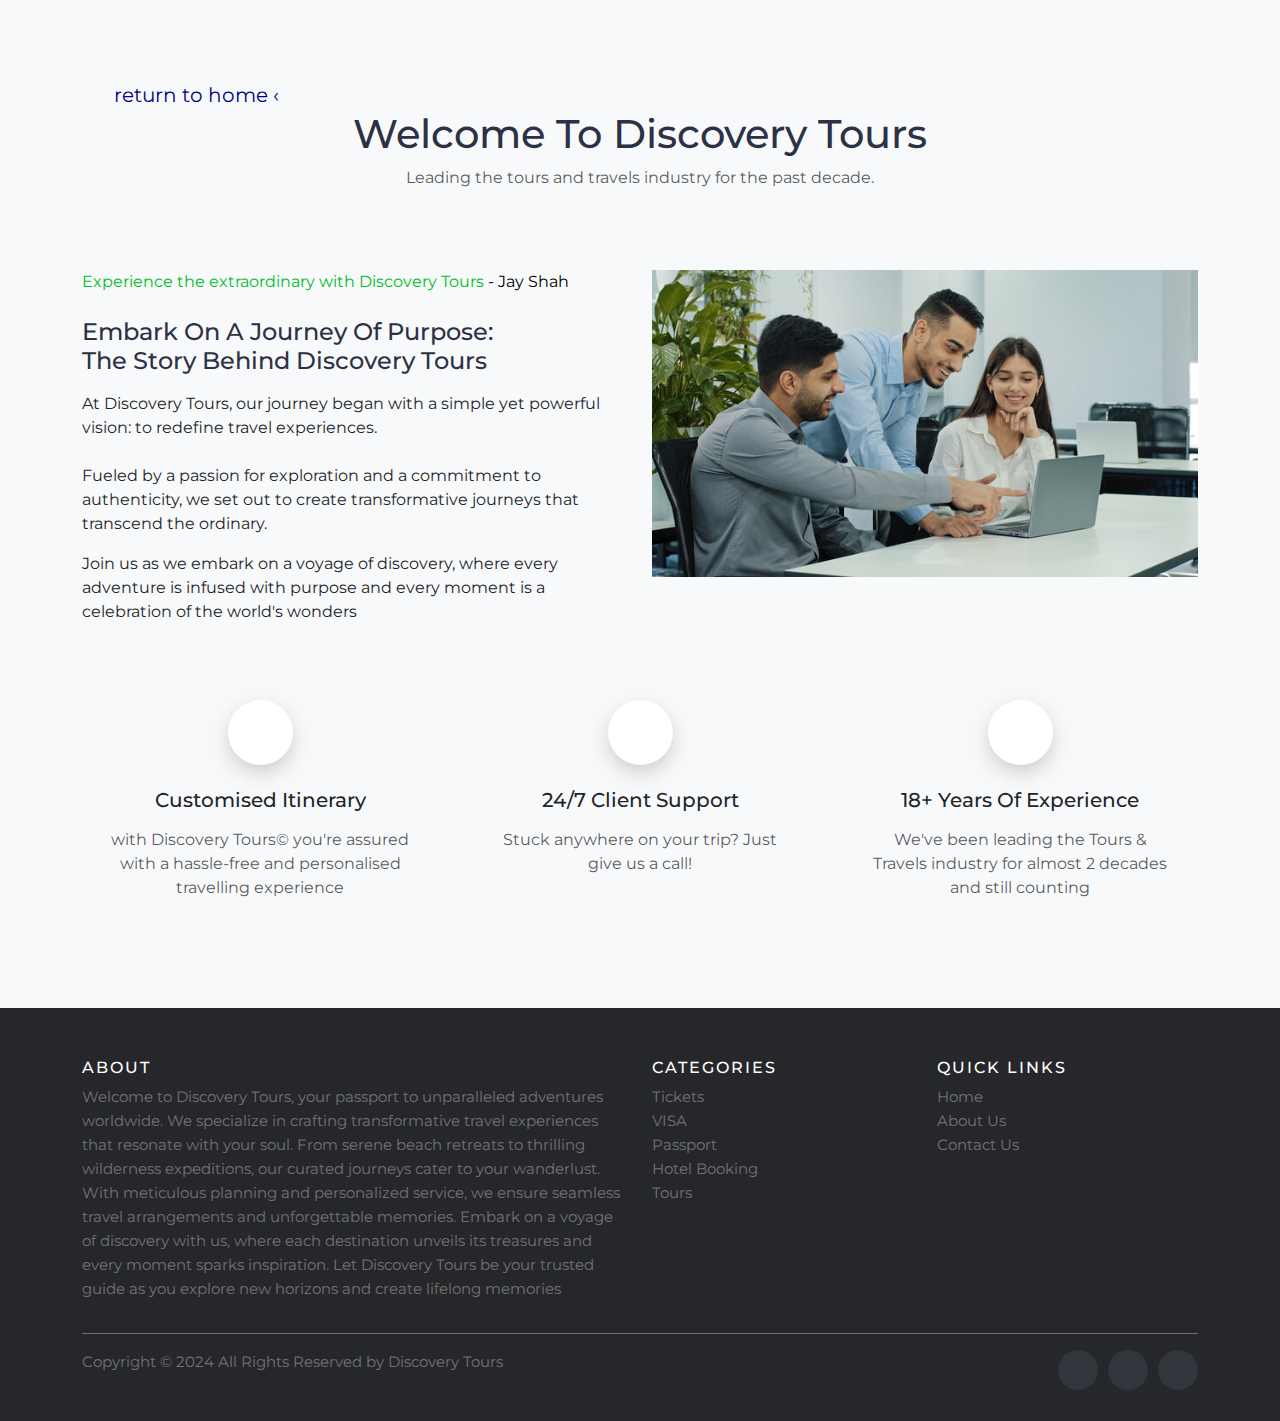
<file: aboutus.html>
<!DOCTYPE html>
<html lang="en">
<head>
    <meta charset="UTF-8">
    <meta name="viewport" content="width=device-width, initial-scale=1.0">

    <title> About Us </title>
    <!-- bs -->
    <link
href="https://cdn.jsdelivr.net/npm/bootstrap@5.3.2/dist/css/bootstrap.min.css" rel="stylesheet">

    <link rel="shortcut icon" href="images/favicon.ico" type="image/x-icon">

    <!-- css -->
    <link rel="stylesheet" href="aboutus.css">
    <!-- fontawesome -->
    <link rel="stylesheet" href="https://cdnjs.cloudflare.com/ajax/libs/font-awesome/6.5.1/css/all.min.css"
    integrity="sha512-DTOQO9RWCH3ppGqcWaEA1BIZOC6xxalwEsw9c2QQeAIftl+Vegovlnee1c9QX4TctnWMn13TZye+giMm8e2LwA=="
    crossorigin="anonymous" referrerpolicy="no-referrer" />

</head>
<body>
    <section class="section_all bg-light" id="about">
        <div class="container">
    <a href="index.html" id="goBack">return to home ‹ </a>

            <div class="row">
                <div class="col-lg-12">
                    <div class="section_title_all text-center">
                        <h1 class="font-weight-bold">Welcome To <span class="text-custom">Discovery Tours</span></h1>
                        <p class="section_subtitle mx-auto text-muted">Leading the tours and travels industry for the past decade.</p>
                        <div class="">
                            <i class=""></i>
                        </div>
                    </div>
                </div>
            </div>

            <div class="row vertical_content_manage mt-5">
                <div class="col-lg-6">
                    <div class="about_header_main mt-3">
                        <div class="about_icon_box">
                            <p class="text_custom font-weight-bold"><i class="fas fa-quote-left" style="color: black;"></i> Experience the extraordinary with Discovery Tours <i class="fas fa-quote-right" style="color: black;"></i> <span style="color: black;">- Jay Shah</span></p>
                        </div>
                        <h4 class="about_heading text-capitalize font-weight-bold mt-4">Embark on a Journey of Purpose: The Story Behind Discovery Tours</h4>
                        <p class="mt-3">At Discovery Tours, our journey began with a simple yet powerful vision: to redefine travel experiences. <br><br>Fueled by a passion for exploration and a commitment to authenticity, we set out to create transformative journeys that transcend the ordinary.</p>

                        <p class="mt-3">Join us as we embark on a voyage of discovery, where every adventure is infused with purpose and every moment is a celebration of the world's wonders</p>
                    </div>
                </div>
                <div class="col-lg-6">
                    <div class="img_about mt-3">
                        <img src="images/aboutUsImg.jpg" alt="" class="img-fluid mx-auto d-block">
                    </div>
                </div>
            </div>

            <div class="row mt-3">
                <div class="col-lg-4">
                    <div class="about_content_box_all mt-3">
                        <div class="about_detail text-center">
                            <div class="about_icon">
                                <i class="fas fa-route"></i>
                            </div>
                            <h5 class="text-dark text-capitalize mt-3 font-weight-bold">Customised Itinerary</h5>
                            <p class="edu_desc mt-3 mb-0 text-muted">with Discovery Tours&copy; you're assured with a hassle-free and personalised travelling experience</p>
                        </div>
                    </div>
                </div>

                <div class="col-lg-4">
                    <div class="about_content_box_all mt-3">
                        <div class="about_detail text-center">
                            <div class="about_icon">
                                <i class="fas fa-user"></i>
                            </div>
                            <h5 class="text-dark text-capitalize mt-3 font-weight-bold">24/7 Client Support</h5>
                            <p class="edu_desc mb-0 mt-3 text-muted">Stuck anywhere on your trip? Just give us a call!</p>
                        </div>
                    </div>
                </div>

                <div class="col-lg-4">
                    <div class="about_content_box_all mt-3">
                        <div class="about_detail text-center">
                            <div class="about_icon">
                                <i class="fas fa-history"></i>
                            </div>
                            <h5 class="text-dark text-capitalize mt-3 font-weight-bold">18+ Years of Experience</h5>
                            <p class="edu_desc mb-0 mt-3 text-muted">We've been leading the Tours & Travels industry for almost 2 decades and still counting</p>
                        </div>
                    </div>
                </div>
            </div>
        </div>
    </section>
    <footer class="site-footer">
        <div class="container">
          <div class="row">
            <div class="col-sm-12 col-md-6">
              <h6>About</h6>
              <p class="text-justify">Welcome to Discovery Tours, your passport to unparalleled adventures worldwide. We specialize in crafting transformative travel experiences that resonate with your soul. From serene beach retreats to thrilling wilderness expeditions, our curated journeys cater to your wanderlust. With meticulous planning and personalized service, we ensure seamless travel arrangements and unforgettable memories. Embark on a voyage of discovery with us, where each destination unveils its treasures and every moment sparks inspiration. Let Discovery Tours be your trusted guide as you explore new horizons and create lifelong memories</p>
            </div>
      
            <div class="col-xs-6 col-md-3">
              <h6>Categories</h6>
              <ul class="footer-links">
                <li><a href="contact.html">Tickets</a></li>
                <li><a href="contact.html">VISA</a></li>
                <li><a href="contact.html">Passport</a></li>
                <li><a href="contact.html">Hotel Booking</a></li>
                <li><a href="packages.html">Tours</a></li>
              </ul>
            </div>
      
            <div class="col-xs-6 col-md-3">
              <h6>Quick Links</h6>
              <ul class="footer-links">
                <li><a href="index.html">Home</a></li>
                <li><a href="aboutus.html">About Us</a></li>
                <li><a href="contact.html">Contact Us</a></li>
              </ul>
            </div>
          </div>
          <hr>
        </div>
        <div class="container">
          <div class="row">
            <div class="col-md-8 col-sm-6 col-xs-12">
              <p class="copyright-text">Copyright &copy; 2024 All Rights Reserved by Discovery Tours
              </p>
            </div>
      
            <div class="col-md-4 col-sm-6 col-xs-12">
              <ul class="social-icons">
                <li><a class="facebook" href="error404.html"><i class="fab fa-facebook"></i></a></li>
                <li><a class="twitter" href="error404.html"><i class="fab fa-twitter"></i></a></li>
                <li><a class="linkedin" href="error404.html"><i class="fab fa-linkedin"></i></a></li>   
              </ul>
            </div>
          </div>
        </div>
      </footer>
</body>

<script src="https://cdn.jsdelivr.net/npm/bootstrap@5.3.2/dist/js/bootstrap.bundle.min.js"></script>
<script src="https://cdn.jsdelivr.net/npm/@popperjs/core@2.11.6/dist/umd/popper.min.js"></script>
</html>
</file>
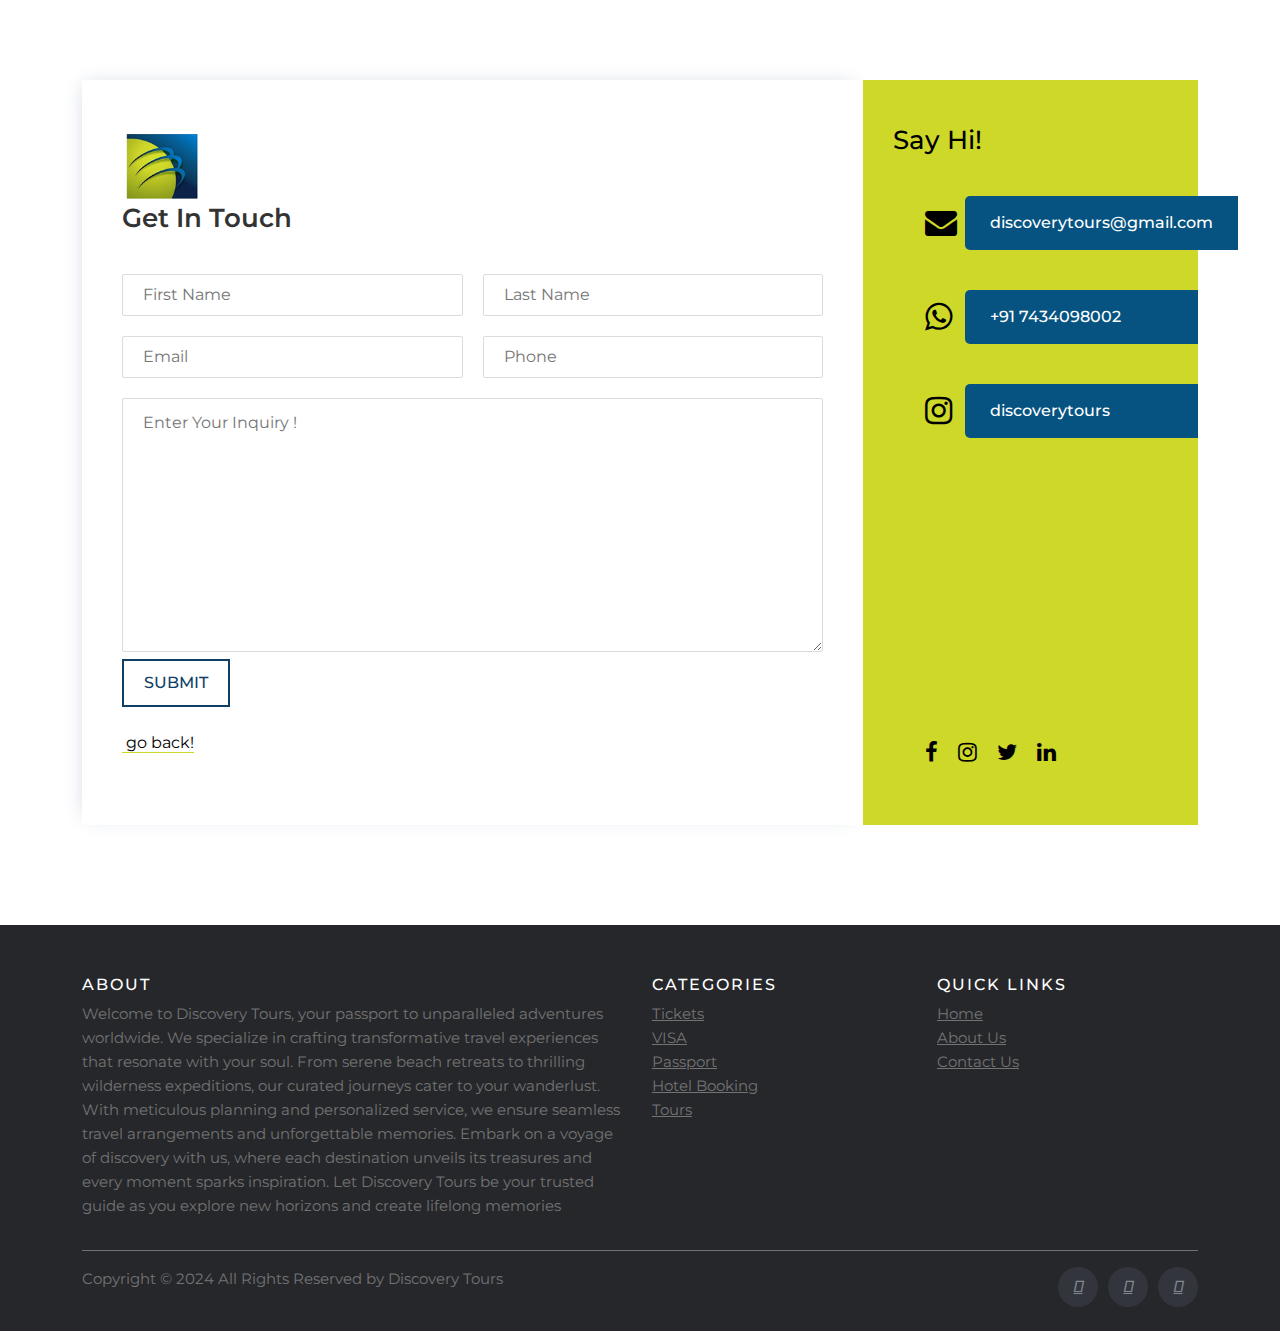
<file: contact.html>
<!DOCTYPE html>
<html lang="en">
<head>
    <meta charset="UTF-8">
    <meta name="viewport" content="width=device-width, initial-scale=1.0">

    <title>Contact Us</title>
    <link rel="shortcut icon" href="images/favicon.ico" type="image/x-icon">
    <!-- css -->
    <link rel="stylesheet" href="contact.css">
<link href="https://cdn.jsdelivr.net/npm/bootstrap@5.3.2/dist/css/bootstrap.min.css" rel="stylesheet">

    <!-- fontawesome -->
    <link rel="stylesheet" href="https://cdnjs.cloudflare.com/ajax/libs/font-awesome/6.5.1/css/all.min.css"
    integrity="sha512-DTOQO9RWCH3ppGqcWaEA1BIZOC6xxalwEsw9c2QQeAIftl+Vegovlnee1c9QX4TctnWMn13TZye+giMm8e2LwA=="
    crossorigin="anonymous" referrerpolicy="no-referrer" />
    <link rel="stylesheet" href="https://cdnjs.cloudflare.com/ajax/libs/font-awesome/4.7.0/css/font-awesome.min.css">
</head>
<body>
  <section class="touch_outer">
    <div class="container">
      <div class="touch_inner grid-70-30">
        <div class="colmun-70 get_form">
          <div class="get_form_inner">
            <div class="get_form_inner_text">
                <a href="index.html"><img style="width: 80px;" src="images/image.png" alt=""></a>
              <h3>Get In Touch</h3>
            </div>
            <form action="#">
              <div class="grid-50-50">
                <input type="text" placeholder="First Name">
                <input type="text" placeholder="Last Name">
                <input type="email" placeholder="Email">
                <input type="tel" placeholder="Phone">
              </div>
              <div class="grid-full">
                <textarea placeholder="Enter Your Inquiry !" cols="30" rows="10"></textarea>
                <input type="submit" value="Submit"><br><br>
                <a style="color: black; text-decoration: none; border-bottom: 1px solid #ced829;" href="index.html">&nbsp;go back!</a>
              </div>
            </form>
          </div>
        </div>
        <div class="colmun-30 get_say_form">
          <h5>Say Hi!</h5>
          <ul class="info_sec">
            <li>
              <i class="fa fa-envelope"></i>
              <a href="mailto:">discoverytours@gmail.com</a>
            </li>
            <li>
              <i class="fa fa-whatsapp"></i>
              <a href="tel:">+91 7434098002</a>
            </li>
            <li>
              <i class="fa fa-instagram"></i>
              <a href="error404.html">discoverytours</a> 
            </li>
          </ul>  
          <ul class="social-icn">
            <li><a href="error404.html"><i class="fa fa-facebook"></i></a></li>
            <li><a href="error404.html"><i class="fa fa-instagram"></i></a></li>
            <li><a href="error404.html"><i class="fa fa-twitter"></i></a></li>
            <li><a href="error404.html"><i class="fa fa-linkedin"></i></a></li>
          </ul>          
        </div>        
      </div>
    </div>
  </section>
  <footer class="site-footer">
    <div class="container">
      <div class="row">
        <div class="col-sm-12 col-md-6">
          <h6>About</h6>
          <p class="text-justify">Welcome to Discovery Tours, your passport to unparalleled adventures worldwide. We specialize in crafting transformative travel experiences that resonate with your soul. From serene beach retreats to thrilling wilderness expeditions, our curated journeys cater to your wanderlust. With meticulous planning and personalized service, we ensure seamless travel arrangements and unforgettable memories. Embark on a voyage of discovery with us, where each destination unveils its treasures and every moment sparks inspiration. Let Discovery Tours be your trusted guide as you explore new horizons and create lifelong memories</p>
        </div>
  
        <div class="col-xs-6 col-md-3">
          <h6>Categories</h6>
          <ul class="footer-links">
            <li><a href="contact.html">Tickets</a></li>
            <li><a href="contact.html">VISA</a></li>
            <li><a href="contact.html">Passport</a></li>
            <li><a href="contact.html">Hotel Booking</a></li>
            <li><a href="packages.html">Tours</a></li>
          </ul>
        </div>
  
        <div class="col-xs-6 col-md-3">
          <h6>Quick Links</h6>
          <ul class="footer-links">
            <li><a href="index.html">Home</a></li>
            <li><a href="aboutus.html">About Us</a></li>
            <li><a href="contact.html">Contact Us</a></li>
          </ul>
        </div>
      </div>
      <hr>
    </div>
    <div class="container">
      <div class="row">
        <div class="col-md-8 col-sm-6 col-xs-12">
          <p class="copyright-text">Copyright &copy; 2024 All Rights Reserved by Discovery Tours
          </p>
        </div>
  
        <div class="col-md-4 col-sm-6 col-xs-12">
          <ul class="social-icons">
            <li><a class="facebook" href="error404.html"><i class="fab fa-facebook"></i></a></li>
            <li><a class="twitter" href="error404.html"><i class="fab fa-twitter"></i></a></li>
            <li><a class="linkedin" href="error404.html"><i class="fab fa-linkedin"></i></a></li>   
          </ul>
        </div>
      </div>
    </div>
  </footer>
</body>
<script src="https://cdn.jsdelivr.net/npm/bootstrap@5.3.2/dist/js/bootstrap.bundle.min.js"></script>

</html>
</file>
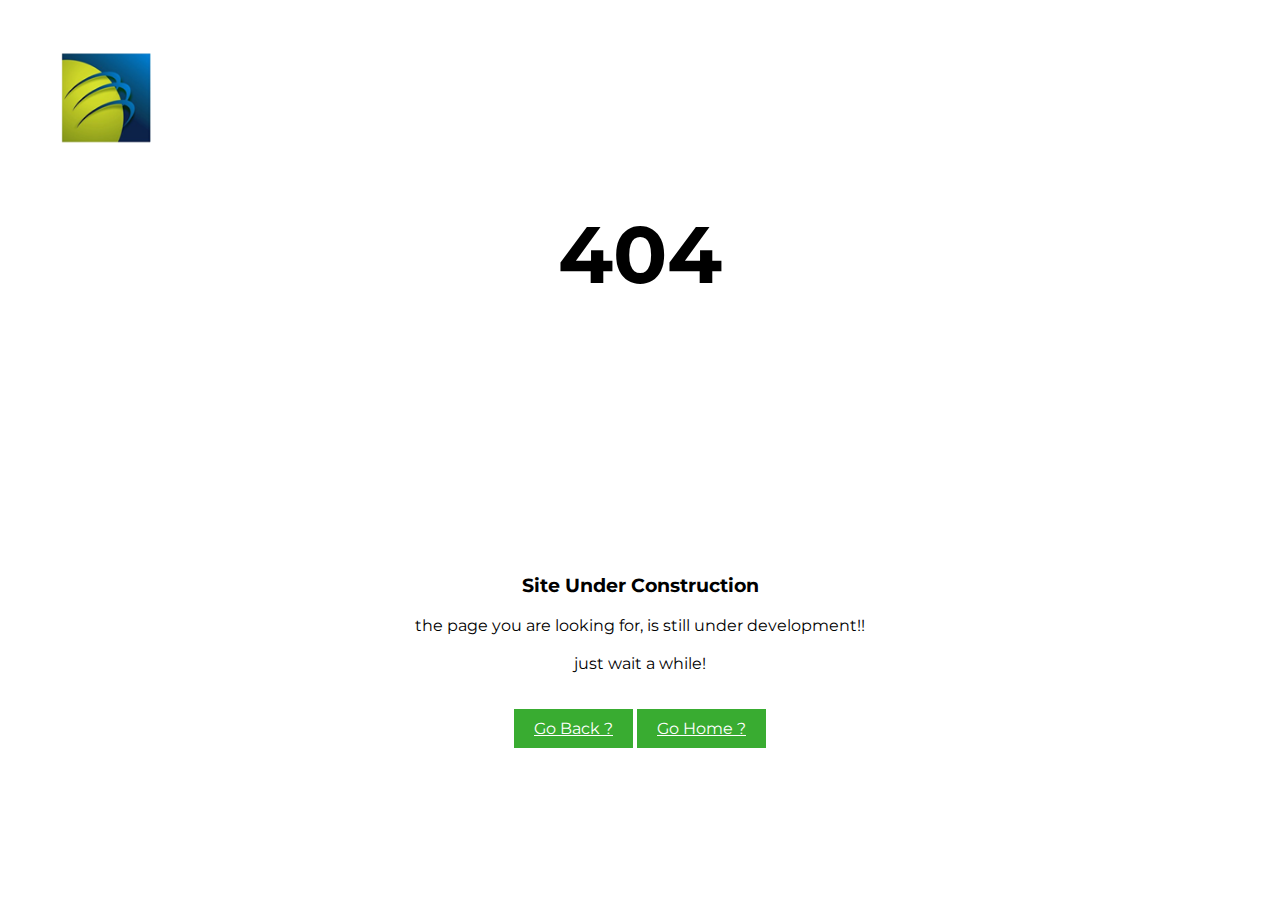
<file: error404.html>
<!DOCTYPE html>
<html lang="en">
<head>
  <meta charset="UTF-8">
  <meta name="viewport" content="width=device-width, initial-scale=1.0">
  <title>error404</title>
  <!-- <link rel="stylesheet" href="style.css"> -->
  <link rel="shortcut icon" href="images/errorJPG.ico" type="image/x-icon">
</head>
<style>
@import url(https://fonts.googleapis.com/css?family=Lato:400,700|Montserrat:400,700);

  *{
    font-family: 'Montserrat';
  }
  .page_404{ padding:40px 0; background:#fff; font-family: 'Arvo', serif;
}

.page_404  img{ width:100%;}

.four_zero_four_bg{
 
 background-image: url(https://cdn.dribbble.com/users/285475/screenshots/2083086/dribbble_1.gif);
    height: 400px;
    background-position: center;
    background-repeat: no-repeat;
 }
 
 
 .four_zero_four_bg h1{
 font-size:80px;
 text-align: center;
 margin-bottom: 10px;
 }
 
  .four_zero_four_bg h2{
			 font-size:80px;
       /* text-align: center; */
			 }
			 
			 .link_404{			 
	color: #fff!important;
    padding: 10px 20px;
    background: #39ac31;
    margin: 20px 0;
    display: inline-block;}
	.contant_box_404 { 
    margin-top:-50px;
    text-align: center;
  }
</style>
<body>
  <section class="page_404">
    <div class="container">
      <a href="index.html"><img style="height: 100px; width: 100px;margin-left: 3rem;" src="images/image.png" alt=""></a>
      <div class="row">	
      <div class="col-sm-12 ">
      <div class="col-sm-10 col-sm-offset-1  text-center">
      <div class="four_zero_four_bg">
        <h1 class="text-center ">404</h1>
      
      
      </div>
      
      <div class="contant_box_404">
      <h3 class="h2">
      Site Under Construction
      </h3>
      
      <p>the page you are looking for, is still under development!! <br><br> just wait a while!</p>
      
      <a href="packages.html" class="link_404">Go Back ?</a>
      <a href="index.html" class="link_404">Go Home ?</a>
    </div>
      </div>
      </div>
      </div>
    </div>
  </section>
</body>
</html>
</file>
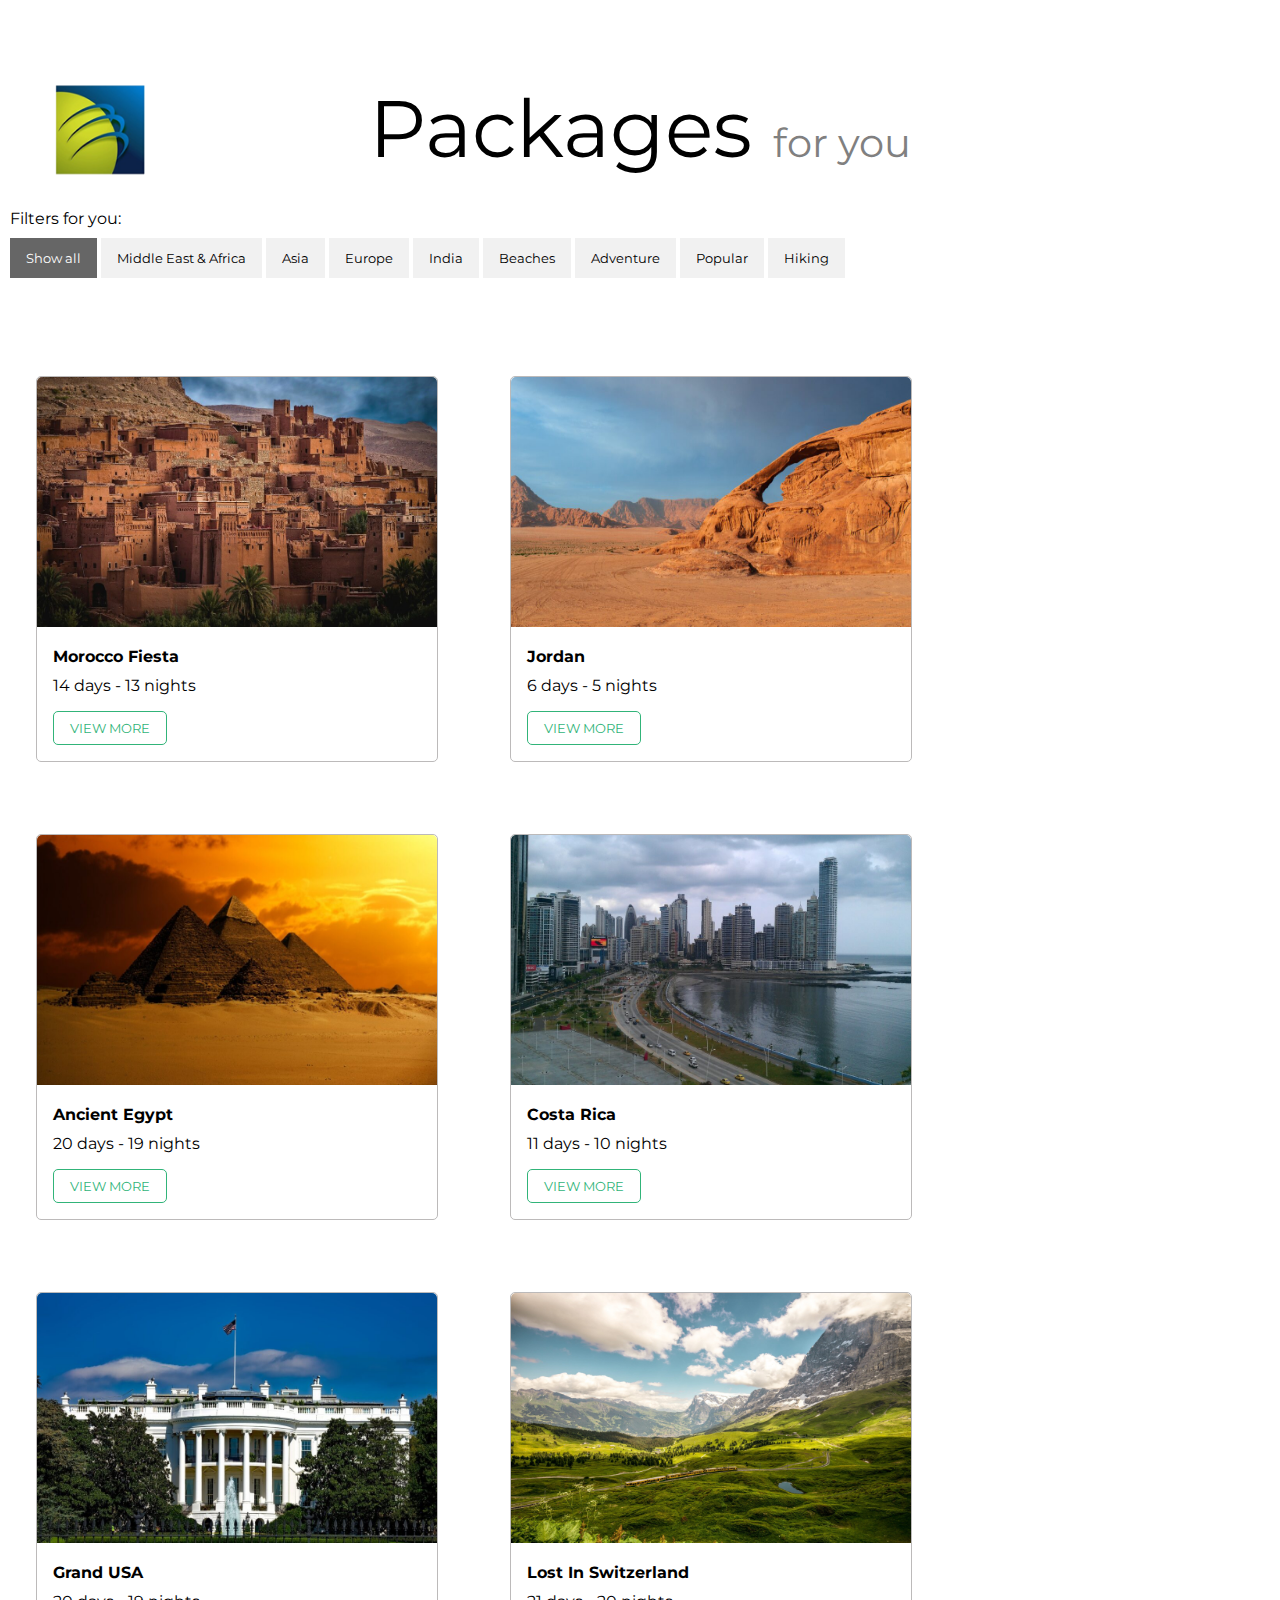
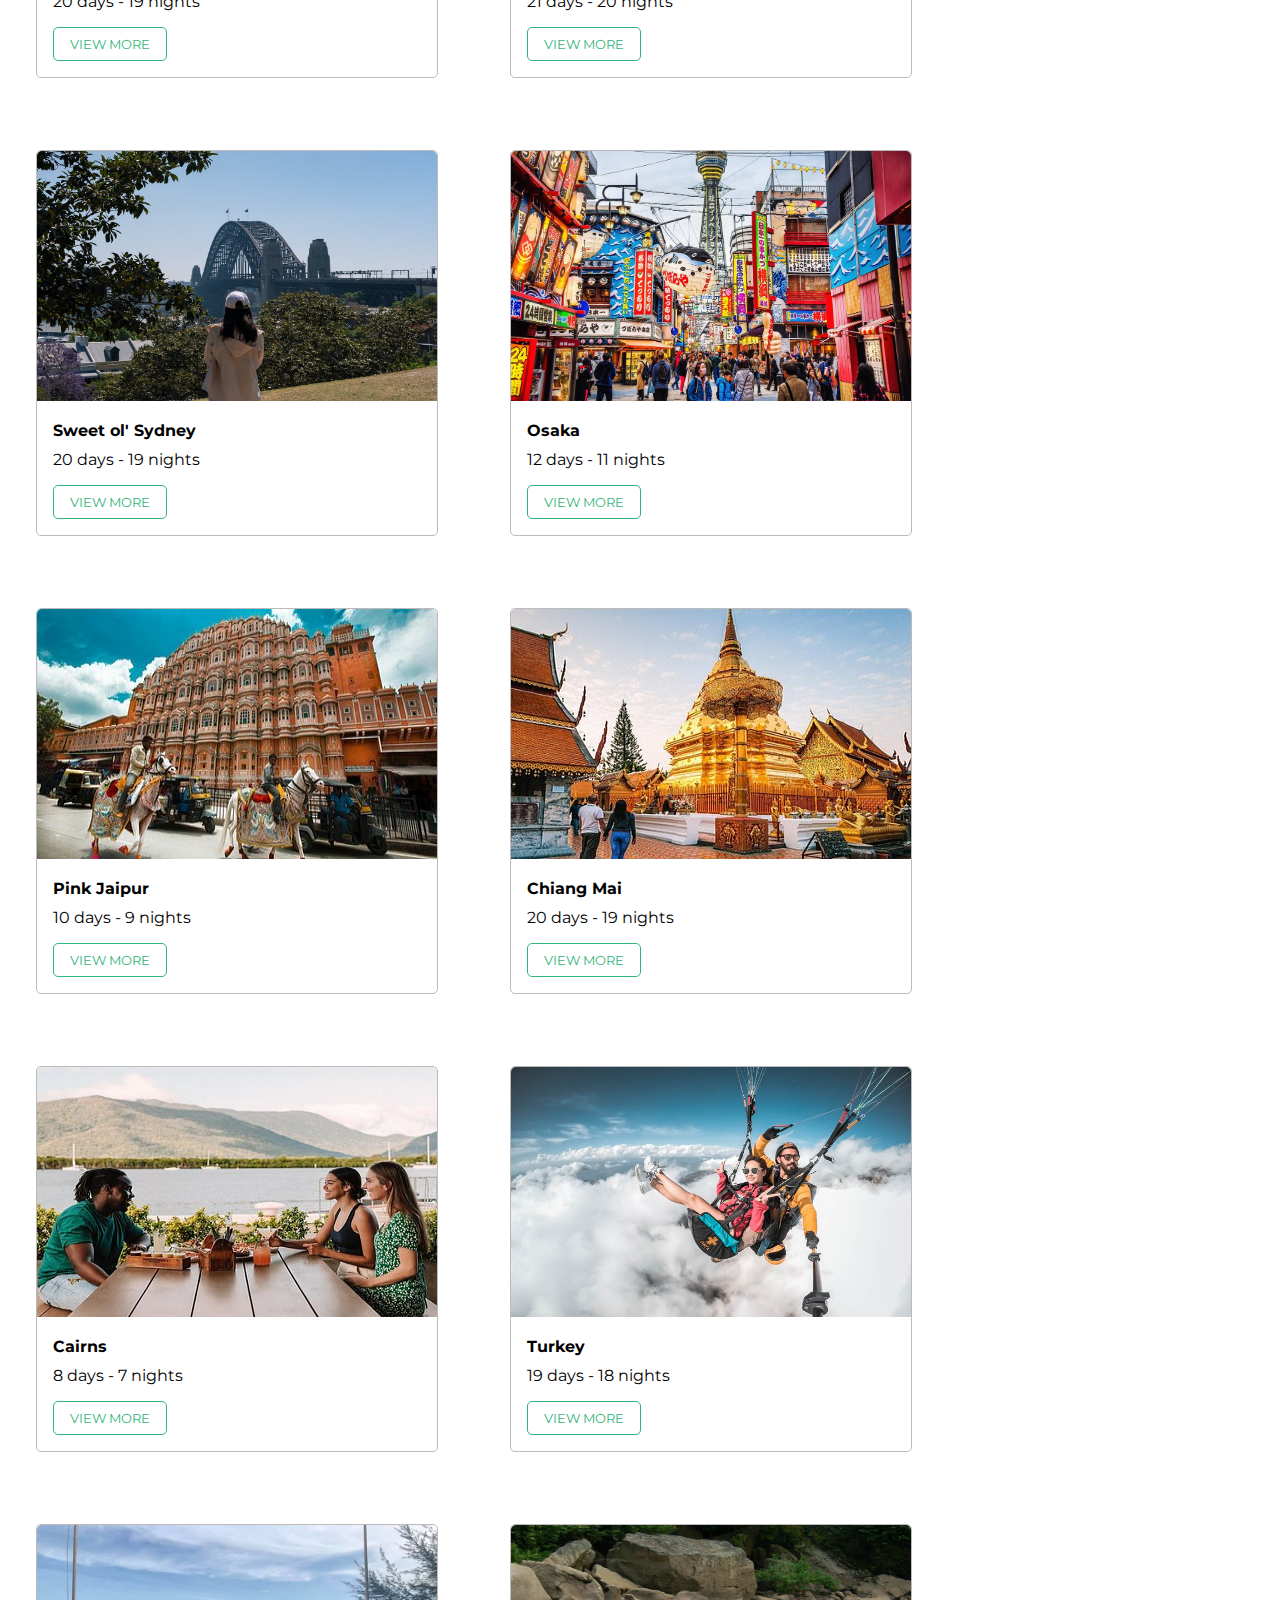
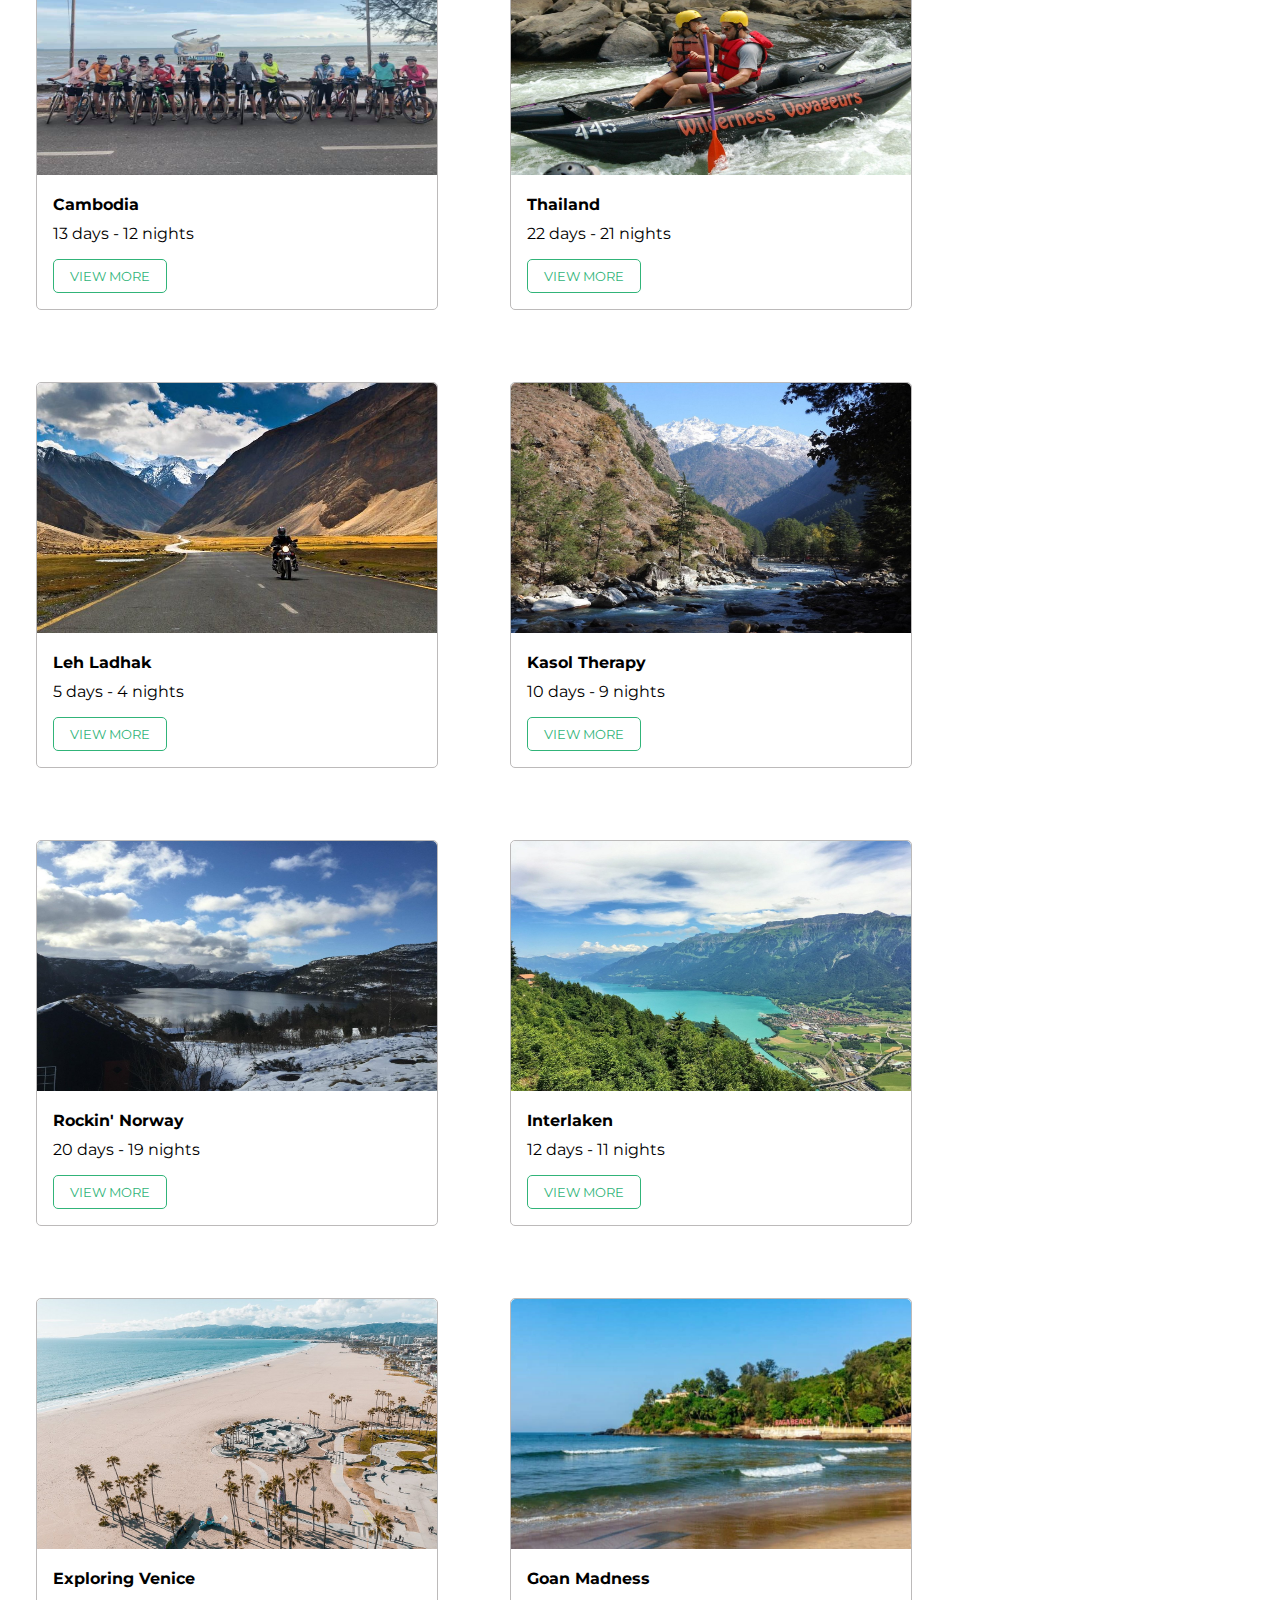
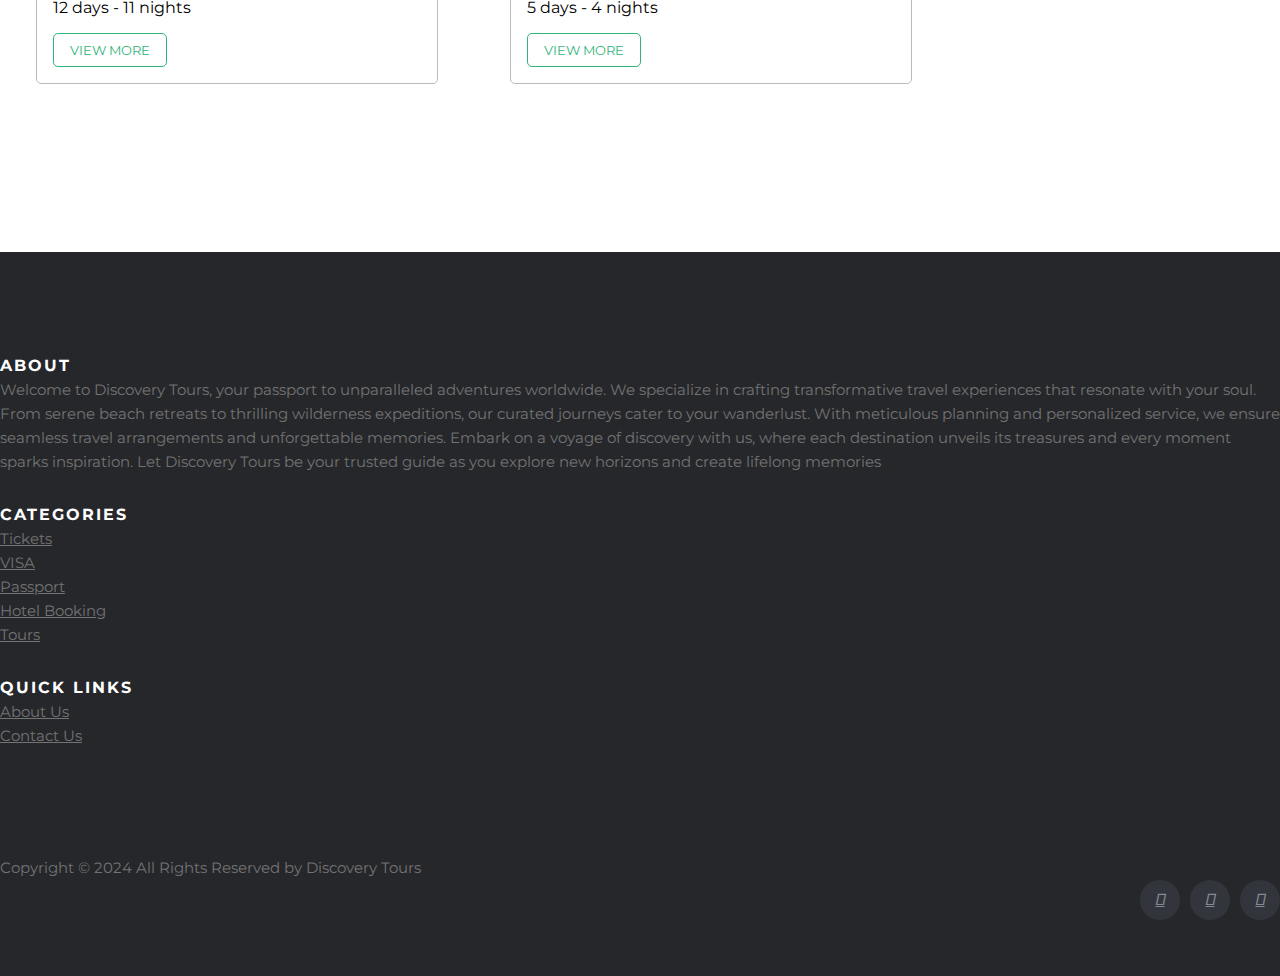
<file: packages.html>
<!DOCTYPE html>
<html lang="en">
<head>
  <meta charset="UTF-8">
  <meta name="viewport" content="width=device-width, initial-scale=1.0">
  <title>Packages</title>
  <link rel="shortcut icon" href="images/favicon.ico" type="image/x-icon">
  <link rel="stylesheet" href="style.css">
  
</head>
<style>

@import url(https://fonts.googleapis.com/css?family=Lato:400,700|Montserrat:400,700);
@import url(https://maxcdn.bootstrapcdn.com/font-awesome/4.6.3/css/font-awesome.min.css);

  *{
    margin: 0;
    padding: 0;
    box-sizing: border-box;
  }

  .h1{
    text-align: center;
    font-size: 80px;
    /* font-family: ; */
    padding-top: 5rem;
    padding-bottom: 2rem;
    span{
      color: gray;
      font-size: 40px;
      position: relative;
    }
    img{
      width: 100px;
      height: 100px;
      position: absolute;
      left: 50px;
    }
  }

  .filterDiv {
    float: left;
    /* background-color: red; */
    color: black;
    /* padding: 2rem; */
    /* border: 1px solid red; */
    margin: 36px;
    display: none;
  }
  
  .show {
    display: block;
    border: 1px solid rgb(188, 186, 186);
    border-radius: 5px;
    box-shadow: none;
    transition: box-shadow 0.2s;
  }

  .show:hover{
    box-shadow: 10px 10px 30px gray;
  }
  
  .container {
    margin-top: 20px;
    overflow: hidden;
    padding: 2rem 0;
  }
  
  /* Style the buttons */

  #myBtnContainer{
    margin: 10px 20px 30px 10px;
  }
  .btn {
    border: none;
    outline: none;
    padding: 12px 16px;
    background-color: #f1f1f1;
    cursor: pointer;
  }
  
  .btn:hover {
    background-color: #ddd;
  }
  
  .btn.active {
    background-color: #666;
    color: white;
  }

  .content{
    padding: 1rem;
    
    h4{
      margin-bottom: 10px;
    }

    button{
      border: 1px solid var(--green);
      padding: 0.5rem 1rem;
      margin-top: 1rem;
      background-color: white;
      border-radius: 5px;
      color: var(--green);
      transition: all 0.3s;
      
    }
    button:hover{
      background-color: var(--green);
      color: white;
    }
  }
  img{
    width: 400px;
    height: 250px;
    border-radius: 5px 5px 0 0;
  }

  /* footer */

  .site-footer
{
  margin-top: 100px;
  background-color:#26272b;
  padding:45px 0 20px;
  font-size:15px;
  line-height:24px;
  color:#737373;
}
.site-footer hr
{
  border-top-color:#bbb;
  opacity:0.5
}
.site-footer hr.small
{
  margin:20px 0
}
.site-footer h6
{
  color:#fff;
  font-size:16px;
  text-transform:uppercase;
  margin-top:5px;
  letter-spacing:2px
}
.site-footer a
{
  color:#737373;
}
.site-footer a:hover
{
  color:#3366cc;
  text-decoration:none;
}
.footer-links
{
  padding-left:0;
  list-style:none
}
.footer-links li
{
  display:block
}
.footer-links a
{
  color:#737373
}
.footer-links a:active,.footer-links a:focus,.footer-links a:hover
{
  color:#3366cc;
  text-decoration:none;
}
.footer-links.inline li
{
  display:inline-block
}
.site-footer .social-icons
{
  text-align:right
}
.site-footer .social-icons a
{
  width:40px;
  height:40px;
  line-height:40px;
  margin-left:6px;
  margin-right:0;
  border-radius:100%;
  background-color:#33353d
}
.copyright-text
{
  margin:0
}

.social-icons
{
  padding-left:0;
  margin-bottom:0;
  list-style:none
}
.social-icons li
{
  display:inline-block;
  margin-bottom:4px
}
.social-icons li.title
{
  margin-right:15px;
  text-transform:uppercase;
  color:#96a2b2;
  font-weight:700;
  font-size:13px
}
.social-icons a{
  background-color:#eceeef;
  color:#818a91;
  font-size:16px;
  display:inline-block;
  line-height:44px;
  width:44px;
  height:44px;
  text-align:center;
  margin-right:8px;
  border-radius:100%;
  -webkit-transition:all .2s linear;
  -o-transition:all .2s linear;
  transition:all .2s linear
}
.social-icons a:active,.social-icons a:focus,.social-icons a:hover
{
  color:#fff;
  background-color:#29aafe
}
.social-icons.size-sm a
{
  line-height:34px;
  height:34px;
  width:34px;
  font-size:14px
}
.social-icons a.facebook:hover
{
  background-color:#3b5998
}
.social-icons a.twitter:hover
{
  background-color:#00aced
}
.social-icons a.linkedin:hover
{
  background-color:#007bb6
}

  </style>
  <body>
  
  
  <section>
    <div class="h1">
      <a href="index.html"><img src="images/image.png" alt=""></a>
      Packages <span>for you</span>
    </div>
  </section>
  <span style="margin-left: 10px;">Filters for you:</span>
  <div id="myBtnContainer">
    <button class="btn active" onclick="filterSelection('all')"> Show all</button>
    <button class="btn" onclick="filterSelection('mid')">Middle East & Africa</button>
    <button class="btn" onclick="filterSelection('asia')">Asia</button>
    <button class="btn" onclick="filterSelection('europe')">Europe</button>
    <button class="btn" onclick="filterSelection('india')">India</button>
    <button class="btn" onclick="filterSelection('beach')">Beaches</button>
    <button class="btn" onclick="filterSelection('adventure')">Adventure</button>
    <button class="btn" onclick="filterSelection('popular')">Popular</button>
    <button class="btn" onclick="filterSelection('hiking')">Hiking</button>
  </div>
  
  <div class="container">
    <div class="filterDiv mid popular">
      <div class="child">
      <img src="images/packages/pack01Morocco.jpg" alt="">
      <div class="content">
        <h4>Morocco Fiesta</h4>
        <div>14 days - 13 nights</div>
        <a href="error404.html"><button>VIEW MORE</button></a>
      </div>
    </div>
  </div>


    <div class="filterDiv mid"><div class="child">
      <img src="images/packages/pack02Jordan.jpg" alt="">
      <div class="content">
        <h4>Jordan</h4>
        <div>6 days - 5 nights</div>
         <a href="error404.html"><button>VIEW MORE</button></a>
      </div>
    </div>
  </div>

    <div class="filterDiv mid popular">
      <div class="child">
      <img src="images/packages/pack03Egypt.jpg" alt="">
      <div class="content">
        <h4>Ancient Egypt</h4>
        <div>20 days - 19 nights</div>
         <a href="error404.html"><button>VIEW MORE</button></a>
        </div>
      </div>
    </div>


    <div class="filterDiv beach">
      <div class="child">
        <img src="images/packages/pack04CostaRica.jpg" alt="">
        <div class="content">
          <h4>Costa Rica</h4>
          <div>11 days - 10 nights</div>
           <a href="error404.html"><button>VIEW MORE</button></a>
          </div>
        </div>
    </div>   
    
    
    <div class="filterDiv popular">
      <div class="child">
        <img src="images/packages/pack05USA.jpg" alt="">
        <div class="content">
          <h4>Grand USA</h4>
          <div>20 days - 19 nights</div>
           <a href="error404.html"><button>VIEW MORE</button></a>
          </div>
        </div>
    </div>

    <div class="filterDiv europe hiking popular">
      <div class="child">
        <img src="images/packages/pack06Switzerland.jpg" alt="">
        <div class="content">
          <h4>Lost In Switzerland</h4>
          <div>21 days - 20 nights</div>
           <a href="error404.html"><button>VIEW MORE</button></a>
          </div>
        </div>
    </div>

    <div class="filterDiv popular">
      <div class="child">
        <img src="images/packages/pack07Sydney.jpg" alt="">
        <div class="content">
          <h4>Sweet ol' Sydney</h4>
          <div>20 days - 19 nights</div>
           <a href="error404.html"><button>VIEW MORE</button></a>
          </div>
        </div>
    </div>

    <div class="filterDiv asia popular">
      <div class="child">
        <img src="images/packages/pack08Osaka.jpg" alt="">
        <div class="content">
          <h4>Osaka</h4>
          <div>12 days - 11 nights</div>
           <a href="error404.html"><button>VIEW MORE</button></a>
          </div>
        </div>
    </div>

    <div class="filterDiv popular india">
      <div class="child">
        <img src="images/packages/pack09Jaipur.jpg" alt="">
        <div class="content">
          <h4>Pink Jaipur</h4>
          <div>10 days - 9 nights</div>
           <a href="error404.html"><button>VIEW MORE</button></a>
          </div>
        </div>
    </div>

    <div class="filterDiv asia">
      <div class="child">
        <img src="images/packages/pack10ChiangMai.jpg" alt="">
        <div class="content">
          <h4>Chiang Mai</h4>
          <div>20 days - 19 nights</div>
           <a href="error404.html"><button>VIEW MORE</button></a>
          </div>
        </div>
    </div>

    <div class="filterDiv beach popular">
      <div class="child">
        <img src="images/packages/pack11Cairns.jpg" alt="">
        <div class="content">
          <h4>Cairns</h4>
          <div>8 days - 7 nights</div>
           <a href="error404.html"><button>VIEW MORE</button></a>
          </div>
        </div>
    </div>

    <div class="filterDiv adventure europe">
      <div class="child">
        <img src="images/packages/pack12paraglidingTurkey.jpg" alt="">
        <div class="content">
          <h4>Turkey</h4>
          <div>19 days - 18 nights</div>
           <a href="error404.html"><button>VIEW MORE</button></a>
          </div>
        </div>
    </div>

    <div class="filterDiv adventure">
      <div class="child">
        <img src="images/packages/pack13cyclingCambodia.jpg" alt="">
        <div class="content">
          <h4>Cambodia</h4>
          <div>13 days - 12 nights</div>
           <a href="error404.html"><button>VIEW MORE</button></a>
          </div>
        </div>
    </div>

    <div class="filterDiv asia adventure popular">
      <div class="child">
        <img src="images/packages/pack14kayakingThailand.jpg" alt="">
        <div class="content">
          <h4>Thailand</h4>
          <div>22 days - 21 nights</div>
           <a href="error404.html"><button>VIEW MORE</button></a>
          </div>
        </div>
    </div>

    <div class="filterDiv india adventure popular">
      <div class="child">
        <img src="images/packages/pack15LehLadakBikeTrip.jpg" alt="">
        <div class="content">
          <h4>Leh Ladhak</h4>
          <div>5 days - 4 nights</div>
           <a href="error404.html"><button>VIEW MORE</button></a>
          </div>
        </div>
    </div>

    <div class="filterDiv india hiking">
      <div class="child">
        <img src="images/packages/pack16Kasol.jpg" alt="">
        <div class="content">
          <h4>Kasol Therapy</h4>
          <div>10 days - 9 nights</div>
           <a href="error404.html"><button>VIEW MORE</button></a>
          </div>
        </div>
    </div>

    <div class="filterDiv europe hiking">
      <div class="child">
        <img src="images/packages/pack17PulpitRockNorway.jpg" alt="">
        <div class="content">
          <h4>Rockin' Norway</h4>
          <div>20 days - 19 nights</div>
           <a href="error404.html"><button>VIEW MORE</button></a>
          </div>
        </div>
    </div>

    <div class="filterDiv europe hiking">
      <div class="child">
        <img src="images/packages/pack18HarderKulm.jpg" alt="">
        <div class="content">
          <h4>Interlaken</h4>
          <div>12 days - 11 nights</div>
           <a href="error404.html"><button>VIEW MORE</button></a>
          </div>
        </div>
    </div>

    <div class="filterDiv beach europe popular">
      <div class="child">
        <img src="images/packages/pack19VeniceBeach.jpg" alt="">
        <div class="content">
          <h4>Exploring Venice</h4>
          <div>12 days - 11 nights</div>
           <a href="error404.html"><button>VIEW MORE</button></a>
          </div>
        </div>
    </div>

    <div class="filterDiv india beach popular">
      <div class="child">
        <img src="images/packages/pack20GoaBeach.jpg" alt="">
        <div class="content">
          <h4>Goan Madness</h4>
          <div>5 days - 4 nights</div>
           <a href="error404.html"><button>VIEW MORE</button></a>
          </div>
        </div>
    </div>
  </div>
  <footer class="site-footer">
    <div class="container">
      <div class="row">
        <div class="col-sm-12 col-md-6">
          <h6>About</h6>
          <p class="text-justify">Welcome to Discovery Tours, your passport to unparalleled adventures worldwide. We specialize in crafting transformative travel experiences that resonate with your soul. From serene beach retreats to thrilling wilderness expeditions, our curated journeys cater to your wanderlust. With meticulous planning and personalized service, we ensure seamless travel arrangements and unforgettable memories. Embark on a voyage of discovery with us, where each destination unveils its treasures and every moment sparks inspiration. Let Discovery Tours be your trusted guide as you explore new horizons and create lifelong memories</p>
        </div><br>
  
        <div class="col-xs-6 col-md-3">
          <h6>Categories</h6>
          <ul class="footer-links">
            <li><a href="contact.html">Tickets</a></li>
            <li><a href="contact.html">VISA</a></li>
            <li><a href="contact.html">Passport</a></li>
            <li><a href="contact.html">Hotel Booking</a></li>
            <li><a href="packages.html">Tours</a></li>
          </ul>
        </div><br>
  
        <div class="col-xs-6 col-md-3">
          <h6>Quick Links</h6>
          <ul class="footer-links">
            <li><a href="aboutus.html">About Us</a></li>
            <li><a href="contact.html">Contact Us</a></li>
          </ul>
        </div><br>
      </div>
      
    </div>
    <div class="container">
      <div class="row">
        <div class="col-md-8 col-sm-6 col-xs-12">
          <p class="copyright-text">Copyright &copy; 2024 All Rights Reserved by Discovery Tours
          </p>
        </div>
  
        <div class="col-md-4 col-sm-6 col-xs-12">
          <ul class="social-icons">
            <li><a class="facebook" href="error404.html"><i class="fab fa-facebook"></i></a></li>
            <li><a class="twitter" href="error404.html"><i class="fab fa-twitter"></i></a></li>
            <li><a class="linkedin" href="error404.html"><i class="fab fa-linkedin"></i></a></li>   
          </ul>
        </div>
      </div>
    </div>
  </footer>
  </body>
  <script>
  filterSelection("all")
  function filterSelection(c) {
    var x, i;
    x = document.getElementsByClassName("filterDiv");
    if (c == "all") c = "";
    for (i = 0; i < x.length; i++) {
      w3RemoveClass(x[i], "show");
      if (x[i].className.indexOf(c) > -1) w3AddClass(x[i], "show");
    }
  }
  
  function w3AddClass(element, name) {
    var i, arr1, arr2;
    arr1 = element.className.split(" ");
    arr2 = name.split(" ");
    for (i = 0; i < arr2.length; i++) {
      if (arr1.indexOf(arr2[i]) == -1) {element.className += " " + arr2[i];}
    }
  }
  
  function w3RemoveClass(element, name) {
    var i, arr1, arr2;
    arr1 = element.className.split(" ");
    arr2 = name.split(" ");
    for (i = 0; i < arr2.length; i++) {
      while (arr1.indexOf(arr2[i]) > -1) {
        arr1.splice(arr1.indexOf(arr2[i]), 1);     
      }
    }
    element.className = arr1.join(" ");
  }
  
  // Add active class to the current button (highlight it)
  var btnContainer = document.getElementById("myBtnContainer");
  var btns = btnContainer.getElementsByClassName("btn");
  for (var i = 0; i < btns.length; i++) {
    btns[i].addEventListener("click", function(){
      var current = document.getElementsByClassName("active");
      current[0].className = current[0].className.replace(" active", "");
      this.className += " active";
    });
  }
  </script>
  
</html>
</file>
<file: aboutus.css>
@import url('https://fonts.googleapis.com/css2?family=Montserrat:ital,wght@0,100..900;1,100..900&display=swap');
*{
    font-family: 'Montserrat';
}

#goBack{
    font-size: 20px;
    color: darkblue;
    /* border: 1px solid rgb(165, 165, 165); */
    padding: 1rem 2rem;
    border-radius: 10px;
    transition: color 0.5s ease;
}
#goBack:hover{
    color: black;
}

h1, h2, h3, h4, h5, h6 {
    color: #2c3145;
}
a, a:hover, a:focus, a:active {
    text-decoration: none;
    outline: none;
}
ul {
    margin: 0;
    padding: 0;
    list-style: none;
}

.section_all {
    position: relative;
    padding-top: 80px;
    padding-bottom: 80px;
    min-height: 100vh;
}
.section-title {
    font-weight: 700;
    text-transform: capitalize;
    letter-spacing: 1px;
}

.section-subtitle {
    letter-spacing: 0.4px;
    line-height: 28px;
    max-width: 550px;
}

.section-title-border {
    background-color: #000;
    height: 1 3px;
    width: 44px;
}

.section-title-border-white {
    background-color: #fff;
    height: 2px;
    width: 100px;
}
.text_custom {
    color: #00bd2a;
}

.about_icon i {
    font-size: 22px;
    height: 65px;
    width: 65px;
    line-height: 65px;
    display: inline-block;
    background: #fff;
    border-radius: 35px;
    color: #00bd2a;
    box-shadow: 0 8px 20px -2px rgba(158, 152, 153, 0.5);
}

.about_header_main .about_heading {
    max-width: 450px;
    font-size: 24px;
}

.about_icon span {
    position: relative;
    top: -10px;
}

.about_content_box_all {
    padding: 28px;
}

.site-footer
{
  background-color:#26272b;
  padding:45px 0 20px;
  font-size:15px;
  line-height:24px;
  color:#737373;
}
.site-footer hr
{
  border-top-color:#bbb;
  opacity:0.5
}
.site-footer hr.small
{
  margin:20px 0
}
.site-footer h6
{
  color:#fff;
  font-size:16px;
  text-transform:uppercase;
  margin-top:5px;
  letter-spacing:2px
}
.site-footer a
{
  color:#737373;
}
.site-footer a:hover
{
  color:#3366cc;
  text-decoration:none;
}
.footer-links
{
  padding-left:0;
  list-style:none
}
.footer-links li
{
  display:block
}
.footer-links a
{
  color:#737373
}
.footer-links a:active,.footer-links a:focus,.footer-links a:hover
{
  color:#3366cc;
  text-decoration:none;
}
.footer-links.inline li
{
  display:inline-block
}
.site-footer .social-icons
{
  text-align:right
}
.site-footer .social-icons a
{
  width:40px;
  height:40px;
  line-height:40px;
  margin-left:6px;
  margin-right:0;
  border-radius:100%;
  background-color:#33353d
}
.copyright-text
{
  margin:0
}

.social-icons
{
  padding-left:0;
  margin-bottom:0;
  list-style:none
}
.social-icons li
{
  display:inline-block;
  margin-bottom:4px
}
.social-icons li.title
{
  margin-right:15px;
  text-transform:uppercase;
  color:#96a2b2;
  font-weight:700;
  font-size:13px
}
.social-icons a{
  background-color:#eceeef;
  color:#818a91;
  font-size:16px;
  display:inline-block;
  line-height:44px;
  width:44px;
  height:44px;
  text-align:center;
  margin-right:8px;
  border-radius:100%;
  -webkit-transition:all .2s linear;
  -o-transition:all .2s linear;
  transition:all .2s linear
}
.social-icons a:active,.social-icons a:focus,.social-icons a:hover
{
  color:#fff;
  background-color:#29aafe
}
.social-icons.size-sm a
{
  line-height:34px;
  height:34px;
  width:34px;
  font-size:14px
}
.social-icons a.facebook:hover
{
  background-color:#3b5998
}
.social-icons a.twitter:hover
{
  background-color:#00aced
}
.social-icons a.linkedin:hover
{
  background-color:#007bb6
}
</file>
<file: contact.css>
@import url('https://fonts.googleapis.com/css2?family=Montserrat:ital,wght@0,100..900;1,100..900&display=swap');



* {
    padding: 0;
    margin: 0;
    box-sizing: border-box;
    font-family: 'Montserrat', sans-serif;
  }
  body {
    background: #f2f4f6;
  }
  .touch_outer {
    margin-top: 80px;
  }
  .container {
    width: 95%;
    max-width: 1140px;
    margin: auto;
  }
  .grid-70-30 {
    display: grid;
    grid-template-columns: 70% 30%;
  }
  .get_form_inner {
    display: block;
    padding: 50px 40px;
    background: #fff;
    box-shadow: -4px -2px 20px -7px #cfd5df;
  }
  input[type="text"], input[type="text"], input[type="email"], input[type="tel"] {
    border: 1px solid #dbdbdb;
    border-radius: 2px;
    color: #333;
    height: 42px;
    padding: 0 0 0 20px;
    width: 100%;
    outline: 0;
  }
  .grid-50-50 {
    display: grid;
    grid-template-columns: 1fr 1fr;
    grid-gap: 20px;
  }
  .grid-full {
    margin: 20px 0;
  }
  textarea {
    border: 1px solid #dbdbdb;
    border-radius: 2px;
    color: #333;
    padding: 12px 0 0 20px;
    width: 100%;
    outline: 0;
    margin-bottom: 20px;
  }
  .get_form_inner_text h3 {
    color: #333;
    font-size: 26px;
    font-weight: 600;
    margin-bottom: 40px;
  }
  input[type="submit"] {
    display: inline-block;
    font-size: 16px;
    text-transform: uppercase;
    background: transparent;
    border: 2px solid;
    font-weight: 500;
    padding: 10px 20px;
    outline: 0;
    cursor: pointer;
    color: #103e65;
    transition: all 0.3s;
  }
  input[type="submit"]:hover {
    background-color: #f85508;
    border-color: #f85508;
    color: #fff;
  }
  .get_say_form {
    display: inline-block;
    padding: 45px 0 25px 30px;
    background: #ced829;
    position: relative;
    color: black;
  }
  .get_say_form h5 {
    color: black;
    font-size: 26px;
    margin: 0 0 40px;
  }
  ul {
    list-style: none;
    padding: 0;
    margin: 0;
  }
  .social-icn {
    display: flex;
    position: absolute;
    bottom: 40px;
  }
  .social-icn a {
    font-size: 22px;
    color: black;
    padding: 0 20px 0 0;
  }
  .info_sec i {
    color: black;
    font-size: 32px;
  }
  .info_sec > li {
    display: grid;
    grid-template-columns: 40px auto;
    align-items: center;
    margin-bottom: 40px;
  }
  .info_sec > li a {
    width: 100%;
    display: block;
    padding: 15px 25px;
    color: #fff;
    font-size: 16px;
    text-decoration: unset;
    font-weight: 500;
    background: #065381;
    border-radius: 5px 0 0 5px;
    transition: all 0.3s;
    
  }
  .info_sec > li a:hover {
    background-color: #f85508;
  }

  .site-footer
{
  margin-top: 100px;
  background-color:#26272b;
  padding:45px 0 20px;
  font-size:15px;
  line-height:24px;
  color:#737373;
}
.site-footer hr
{
  border-top-color:#bbb;
  opacity:0.5
}
.site-footer hr.small
{
  margin:20px 0
}
.site-footer h6
{
  color:#fff;
  font-size:16px;
  text-transform:uppercase;
  margin-top:5px;
  letter-spacing:2px
}
.site-footer a
{
  color:#737373;
}
.site-footer a:hover
{
  color:#3366cc;
  text-decoration:none;
}
.footer-links
{
  padding-left:0;
  list-style:none
}
.footer-links li
{
  display:block
}
.footer-links a
{
  color:#737373
}
.footer-links a:active,.footer-links a:focus,.footer-links a:hover
{
  color:#3366cc;
  text-decoration:none;
}
.footer-links.inline li
{
  display:inline-block
}
.site-footer .social-icons
{
  text-align:right
}
.site-footer .social-icons a
{
  width:40px;
  height:40px;
  line-height:40px;
  margin-left:6px;
  margin-right:0;
  border-radius:100%;
  background-color:#33353d
}
.copyright-text
{
  margin:0
}

.social-icons
{
  padding-left:0;
  margin-bottom:0;
  list-style:none
}
.social-icons li
{
  display:inline-block;
  margin-bottom:4px
}
.social-icons li.title
{
  margin-right:15px;
  text-transform:uppercase;
  color:#96a2b2;
  font-weight:700;
  font-size:13px
}
.social-icons a{
  background-color:#eceeef;
  color:#818a91;
  font-size:16px;
  display:inline-block;
  line-height:44px;
  width:44px;
  height:44px;
  text-align:center;
  margin-right:8px;
  border-radius:100%;
  -webkit-transition:all .2s linear;
  -o-transition:all .2s linear;
  transition:all .2s linear
}
.social-icons a:active,.social-icons a:focus,.social-icons a:hover
{
  color:#fff;
  background-color:#29aafe
}
.social-icons.size-sm a
{
  line-height:34px;
  height:34px;
  width:34px;
  font-size:14px
}
.social-icons a.facebook:hover
{
  background-color:#3b5998
}
.social-icons a.twitter:hover
{
  background-color:#00aced
}
.social-icons a.linkedin:hover
{
  background-color:#007bb6
}
</file>
<file: style.css>
@import url(https://fonts.googleapis.com/css?family=Lato:400,700|Montserrat:400,700);
@import url(https://maxcdn.bootstrapcdn.com/font-awesome/4.6.3/css/font-awesome.min.css);

:root{
  --green: hsl(153,57%,45%);
}

*{
  margin: 0;
  padding: 0;
  box-sizing: border-box;
  font-family: 'montserrat';
  scroll-behavior: smooth;
}
body{
  overflow-x: hidden;
  width: 100%;
}
.navStyler{
  width: 100vw;
  height: 2.5rem;
  background-color: hsl(153,57%,45%);
  
}

.logoandname{
  display: flex;
  hr{
    border-top: 1px solid grey;
  }
}

.bigLogo img{
  cursor: pointer;
  padding: 2.5rem 1rem 1.5rem 7.2rem;
}
.bigTitle{
  padding-top: 3rem;
  a{
    text-decoration: none;
    font-size: 40px;
    color: black;
    transition: color 0.25s;
    font-weight: 500;
  }  
  a:hover{
    color: hsl(153,57%,45%);
  }

  .desc{
    margin-left: 5px;
    color: gray;
    margin-top: -5px;
  }
}

.navbar{
  display: flex;
  justify-content: space-evenly;
  .navbarChild{
    width: fit-content;
  }
}


.navBap{
  margin: 0rem 7.5rem;
}
.mainNav{ 
  ul {
    list-style-type: none;
  }

  li a{
  color: black;
  }
}
#cat1{
  margin-left: 6.5rem;
}

.mainCard{
  background-image: url('images/background.jpg');
  height: 600px;
  
  color: white;

  .title{
    position: relative;
    text-align: center;
    top: 240px;
    font-size: 70px;

    .desc{
      font-size: 20px;
    }
  }
}

.subpage{

  
  padding-bottom: 2.5rem;
  width: 80%;
  margin: auto;
  padding-top: 3rem;
  h1{
    text-align: center;
    margin-bottom: 3rem;
    font-stretch: wider;

    .underline{
      border-bottom: 4px solid hsl(153,57%,45%);
    }
    
  }
  .subpageP{
    display: flex;
    button{
      padding: 1rem;
      border: 2px solid var(--green);
      border-radius: 5px;
      margin-top: 1.5rem;
      color: var(--green);
      background-color: white;
      transition: all 0.25s;
    }
    button:hover{
      color: white;
      background-color: var(--green);
    }
    .child{
      width: 50%;
    }

    .content{
      padding-top: 6rem;
      font-size: 30px;
      font-style: oblique;
    }
    .contentImage img{
      height: 480px;
      padding-left: 1rem;
    }
  }
  
}

.info{
  background: rgba(28, 0, 0, 0.481) url('images/sectionImg.jpg');
  background-blend-mode: darken;
  background-size: cover;
  background-attachment: fixed;
  background-repeat: no-repeat;
  color: white;
  .infodiv{
    padding-top: 5rem;
    padding-bottom: 5rem;
  }
  h1{
    text-align: center;
    padding-top: 5rem;
    font-weight: 800;
    font-size: 70px;
  }
  .content{
    width: 50%;
    margin: auto;
    padding-top: 3rem;
    font-size: 25px;

  }
}

.scroller{
  overflow-y: scroll;
  scroll-snap-type: y mandatory;
  section{
    scroll-snap-align: start;
  }
}


.carousel-wrapper{
  /* margin-top: -8rem; */
  width: 90%;
  margin: auto;
  position: relative;
}

  .activity h1{
    text-align: center;
    margin-top: 5rem;
    margin-bottom: 3rem;
  }

 .activityCard {
    width: 350px;
    height: 500px;
    background-size: cover;
    background-position: center;
    position: relative;
    overflow: hidden;
    border-radius: 10px;
    margin: 20px;
  }
  
  .activityCard .description {
    height: 500px;
    position: absolute;
    bottom: 0;
    left: 0;
    right: 0;
    background-color: rgba(0, 0, 0, 0.459);
    color: #fff;
    padding: 40px;
    font-size: 20px;
    opacity: 0;
    transition: opacity 0.3s ease;
  }
  
  .activityCard:hover .description {
    opacity: 1;
  }

  .my-previous-button{
    position: absolute;
    top: 45%;
    left: 0px;
    z-index: 10;
    color: var(--green);
    background-color: white;
    border: 1px solid var(--green);
    padding:1rem;
    border-radius: 80%;
    transition: all 0.25s ease;
  }
  .my-previous-button:hover{
    background-color: var(--green);
    color: white;
  }


  .my-next-button{
    position: absolute;
    top: 45%;
    right: 20px;
    z-index: 10;
    color: var(--green);
    background-color: white;
    border: 1px solid var(--green);
    padding:1rem;
    border-radius: 80%;
    transition: all 0.25s ease;
  }
  .my-next-button:hover{
    background-color: var(--green);
    color: white;
  }

.packages{
  text-align: center;

  h1{
    margin: 2rem 0rem;
  }
  .parent{
    display: flex;
    justify-content: center;
    margin-bottom: 2rem;
  }
  .child{
    border: 1px solid rgba(128, 128, 128, 0.195);
    margin: 0px 3rem;
    padding: 1rem;
    border-radius: 10px;
    box-shadow: none;
    transition: box-shadow 0.3s;
    img{
    border-radius: 10px;
    
    }
    h4{
      margin: 1rem;
    }
  }

  .child:hover{
    box-shadow: 10px 10px 30px gray;
  }
  button{
    color: var(--green);
    margin-top: 2rem;
    padding: 0.5rem 1rem;
    background-color: white;
    border: none;
    border-radius: 5px;
    transition: all 0.25s;
    border: 1px solid var(--green);

  }
  button:hover{
    background-color: var(--green);
    color: white;
  }
}

.secHeader{
  text-align: center;
  background-color: #0a294f;
  color: orangered;
  padding-top: 6.5rem;
  font-size: 50px;
  margin-top: 100px;
  transition: color 0.25s ease;
  
}
.secHeader:hover{
  color: rgb(255, 119, 0);
}
section#counter-stats {
	display: flex;
	justify-content: center;
	/* margin-top: 100px; */
  padding-top: 100px;
  /* background-image: url('images/subpage1.jpg'); */
  background-color: #0a294f;
  height: 400px;
  color: white;
  
}

.stats {
  text-align: center;
  font-size: 35px;
  font-weight: 700;
  font-family: 'Montserrat', sans-serif;
  
}

.stats .fa {
  color: var(--green);
  font-size: 60px;
}

.countries{
  margin-top: 3rem;
  padding-bottom: 3rem;
  h1{
    text-align: center; 
    margin: 150px 0 3rem 0;
  }
}

.site-footer
{
  background-color:#26272b;
  padding:45px 0 20px;
  font-size:15px;
  line-height:24px;
  color:#737373;
}
.site-footer hr
{
  border-top-color:#bbb;
  opacity:0.5
}
.site-footer hr.small
{
  margin:20px 0
}
.site-footer h6
{
  color:#fff;
  font-size:16px;
  text-transform:uppercase;
  margin-top:5px;
  letter-spacing:2px
}
.site-footer a
{
  color:#737373;
}
.site-footer a:hover
{
  color:#3366cc;
  text-decoration:none;
}
.footer-links
{
  padding-left:0;
  list-style:none
}
.footer-links li
{
  display:block
}
.footer-links a
{
  color:#737373
}
.footer-links a:active,.footer-links a:focus,.footer-links a:hover
{
  color:#3366cc;
  text-decoration:none;
}
.footer-links.inline li
{
  display:inline-block
}
.site-footer .social-icons
{
  text-align:right
}
.site-footer .social-icons a
{
  width:40px;
  height:40px;
  line-height:40px;
  margin-left:6px;
  margin-right:0;
  border-radius:100%;
  background-color:#33353d
}
.copyright-text
{
  margin:0
}

.social-icons
{
  padding-left:0;
  margin-bottom:0;
  list-style:none
}
.social-icons li
{
  display:inline-block;
  margin-bottom:4px
}
.social-icons li.title
{
  margin-right:15px;
  text-transform:uppercase;
  color:#96a2b2;
  font-weight:700;
  font-size:13px
}
.social-icons a{
  background-color:#eceeef;
  color:#818a91;
  font-size:16px;
  display:inline-block;
  line-height:44px;
  width:44px;
  height:44px;
  text-align:center;
  margin-right:8px;
  border-radius:100%;
  -webkit-transition:all .2s linear;
  -o-transition:all .2s linear;
  transition:all .2s linear
}
.social-icons a:active,.social-icons a:focus,.social-icons a:hover
{
  color:#fff;
  background-color:#29aafe
}
.social-icons.size-sm a
{
  line-height:34px;
  height:34px;
  width:34px;
  font-size:14px
}
.social-icons a.facebook:hover
{
  background-color:#3b5998
}
.social-icons a.twitter:hover
{
  background-color:#00aced
}
.social-icons a.linkedin:hover
{
  background-color:#007bb6
}
</file>
